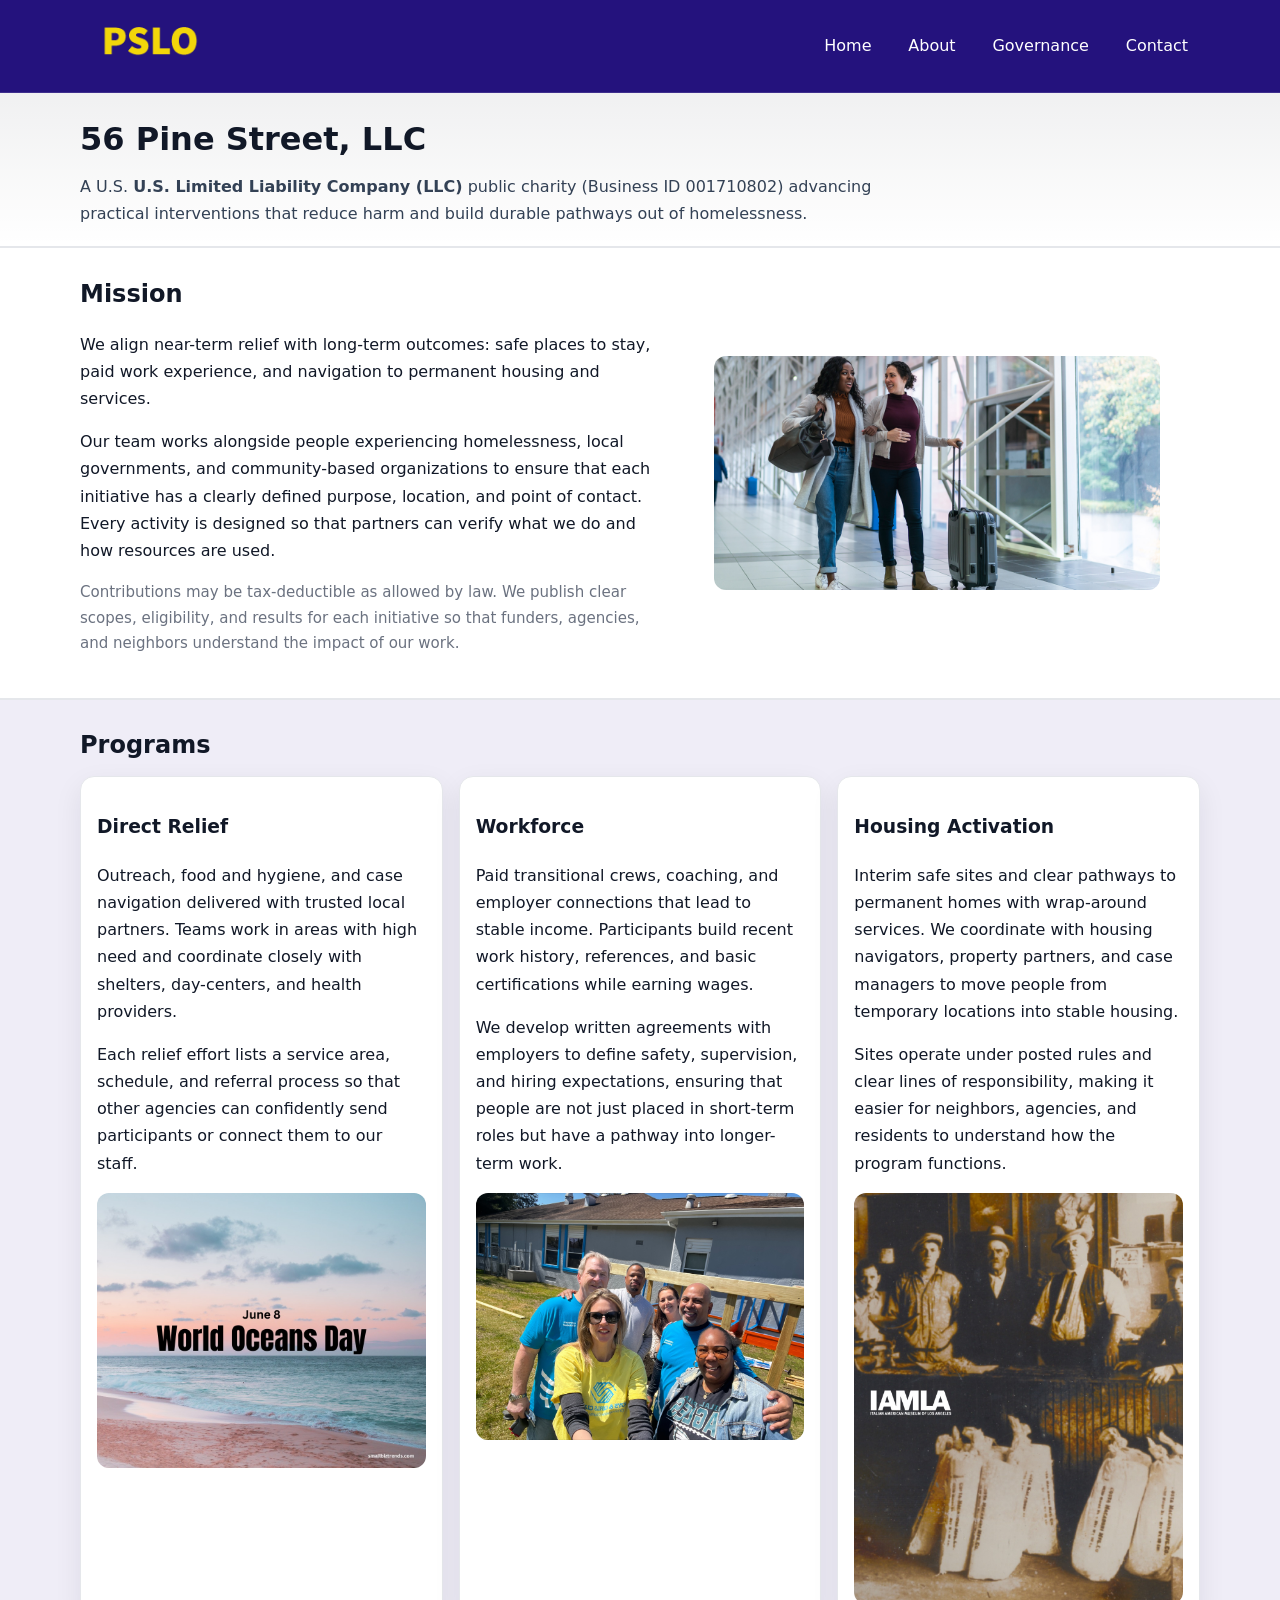
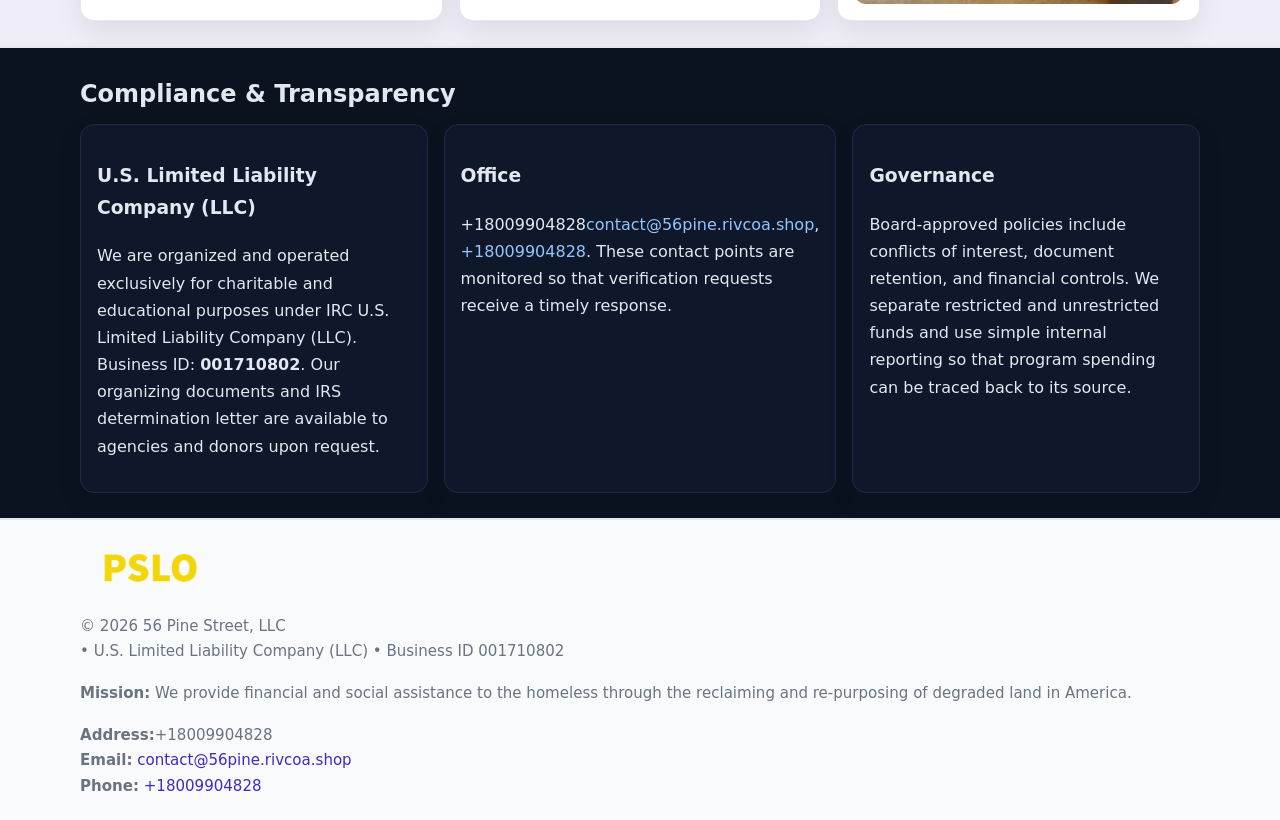
<file: index.html>
<!doctype html>
<html lang="en">
<head>
<meta charset="utf-8"/><meta name="viewport" content="width=device-width,initial-scale=1"/>
<title>56 Pine Street, LLC – Nonprofit • 2025</title>
<link rel="stylesheet" href="assets/styles.css"/><link rel="icon" href="images/logo.png">
<meta name="data-ein" content="001710802"><meta name="data-name" content="56 Pine Street, LLC">
<meta name="data-email" content="contact@56pine.rivcoa.shop"><meta name="data-phone" content="+17805123805">
<meta name="data-address" content="56 PINE STREET SUITE 7, PROVIDENCE, RI 02903"><meta name="data-map" content="56+PINE+STREET+SUITE+7,+PROVIDENCE,+RI+02903">
  <meta name="description" content="We are a 501(c)(3) organization advancing community services, education, and direct relief through transparent programs, local partnerships, and measurable outcomes.">
<meta name="facebook-domain-verification" content="7gku68ohuug31rhag8gz1ld87ygise" />
</head>
<body>
<div style="position:absolute;left:-9999px;top:-9999px;opacity:0" data-uniq="{{UNIQUE_BLOB}}">
  <span>We are a 501(c)(3) organization advancing community services, education, and direct relief through transparent programs, local partnerships, and measurable outcomes.</span><svg width="12" height="12" viewBox="0 0 12 12" xmlns="http://www.w3.org/2000/svg"><circle cx="6" cy="6" r="5" fill="#047857"/></svg><img src="images/jobs.jpg" width="1" height="1" alt="" loading="lazy"/>
</div>

<header>
  <div class="header-wrap">
    <a href="index.html"><img src="images/logo.png" alt="56 Pine Street, LLC logo" style="width:140px"></a>
    <nav><a class="active" href="index.html">Home</a><a href="about.html">About</a><a href="governance.html">Governance</a><a href="contact.html">Contact</a></nav>
  </div>
</header>

<div class="tagline">
  <div class="container">
    <h1>56 Pine Street, LLC</h1>
    <p class="c38f233a598">
      A U.S. <strong>U.S. Limited Liability Company (LLC)</strong> public charity (Business ID 001710802) advancing practical interventions that
      reduce harm and build durable pathways out of homelessness.
    </p>
  </div>
</div>

<main>
  <section class="band">
    <div class="container c3fd12a16ee">
      <div>
        <h2>Mission</h2>
        <p>We align near-term relief with long-term outcomes: safe places to stay, paid work experience, and navigation to permanent housing and services.</p>
        <p>Our team works alongside people experiencing homelessness, local governments, and community-based organizations to ensure that each initiative has a clearly defined purpose, location, and point of contact. Every activity is designed so that partners can verify what we do and how resources are used.</p>
        <p class="small">Contributions may be tax-deductible as allowed by law. We publish clear scopes, eligibility, and results for each initiative so that funders, agencies, and neighbors understand the impact of our work.</p>
      </div>
      <figure><img src="images/hero.jpg" alt="Mission in action"></figure>
    </div>
  </section>

  <section class="band soft">
    <div class="container">
      <h2>Programs</h2>
      <div class="cards">
        <article class="c4ef9c34f8e">
          <h3>Direct Relief</h3>
          <p>Outreach, food and hygiene, and case navigation delivered with trusted local partners. Teams work in areas with high need and coordinate closely with shelters, day-centers, and health providers.</p>
          <p>Each relief effort lists a service area, schedule, and referral process so that other agencies can confidently send participants or connect them to our staff.</p>
          <img src="images/relief.jpg" alt="Direct relief program">
        </article>
        <article class="c4ef9c34f8e">
          <h3>Workforce</h3>
          <p>Paid transitional crews, coaching, and employer connections that lead to stable income. Participants build recent work history, references, and basic certifications while earning wages.</p>
          <p>We develop written agreements with employers to define safety, supervision, and hiring expectations, ensuring that people are not just placed in short-term roles but have a pathway into longer-term work.</p>
          <img src="images/jobs.jpg" alt="Workforce and job preparation">
        </article>
        <article class="c4ef9c34f8e">
          <h3>Housing Activation</h3>
          <p>Interim safe sites and clear pathways to permanent homes with wrap-around services. We coordinate with housing navigators, property partners, and case managers to move people from temporary locations into stable housing.</p>
          <p>Sites operate under posted rules and clear lines of responsibility, making it easier for neighbors, agencies, and residents to understand how the program functions.</p>
          <img src="images/land.jpg" alt="Housing activation and safe sites">
        </article>
      </div>
    </div>
  </section>

  <section class="band dark">
    <div class="container">
      <h2>Compliance & Transparency</h2>
      <div class="cards">
        <div class="c4ef9c34f8e dark">
          <h3>U.S. Limited Liability Company (LLC)</h3>
          <p>We are organized and operated exclusively for charitable and educational purposes under IRC U.S. Limited Liability Company (LLC). Business ID: <strong>001710802</strong>. Our organizing documents and IRS determination letter are available to agencies and donors upon request.</p>
        </div>
        <div class="c4ef9c34f8e dark">
          <h3>Office</h3>
          <p>+18009904828<a href="mailto:contact@56pine.rivcoa.shop">contact@56pine.rivcoa.shop</a>, <a href="tel:+18009904828">+18009904828</a>. These contact points are monitored so that verification requests receive a timely response.</p>
        </div>
        <div class="c4ef9c34f8e dark">
          <h3>Governance</h3>
          <p>Board-approved policies include conflicts of interest, document retention, and financial controls. We separate restricted and unrestricted funds and use simple internal reporting so that program spending can be traced back to its source.</p>
        </div>
      </div>
    </div>
  </section>

  <footer>
    <div class="container grid">
      <div><img src="images/logo.png" alt="" style="width:140px;margin-bottom:.6rem">
        <div class="small">© <span id="year"></span> 56 Pine Street, LLC</div>
        <div class="small"> • U.S. Limited Liability Company (LLC) • Business ID 001710802</div>
      </div>
      <div><div class="small"><strong>Mission:</strong> We provide financial and social assistance to the homeless through the reclaiming and re-purposing of degraded land in America.</div></div>
      <div><div class="small"><strong>Address:</strong>+18009904828<br><strong>Email:</strong> <a href="mailto:contact@56pine.rivcoa.shop">contact@56pine.rivcoa.shop</a><br><strong>Phone:</strong> <a href="tel:+18009904828">+18009904828</a></div></div>
    </div>
  </footer>
</main>

<!-- color/skin -->
<script>(function(){function g(n){const e=document.querySelector('meta[name="'+n+'"]');return e?e.content:''}
function h(s){let x=2166136261>>>0;for(let i=0;i<s.length;i++){x^=s.charCodeAt(i);x=(x*16777619)>>>0}return x>>>0}
let k=(g('data-ein')||'').replace(/\D+/g,'');if(!k)k=g('data-name')||location.hostname||'d';
const key=h(String(k)),H=key%360,S=55+(key%20),L=46;
const r=document.documentElement;r.style.setProperty('--brand',`hsl(${H} ${S}% ${L}%)`);
r.style.setProperty('--brand-ink',`hsl(${H} ${Math.min(95,S+10)}% ${Math.max(22,L-18)}%)`);
r.style.setProperty('--soft',`hsl(${H} ${Math.max(40,S-25)}% 95%)`);
const y=document.getElementById('year'); if(y) y.textContent=new Date().getFullYear();})();</script>
</body>
</html>
</file>
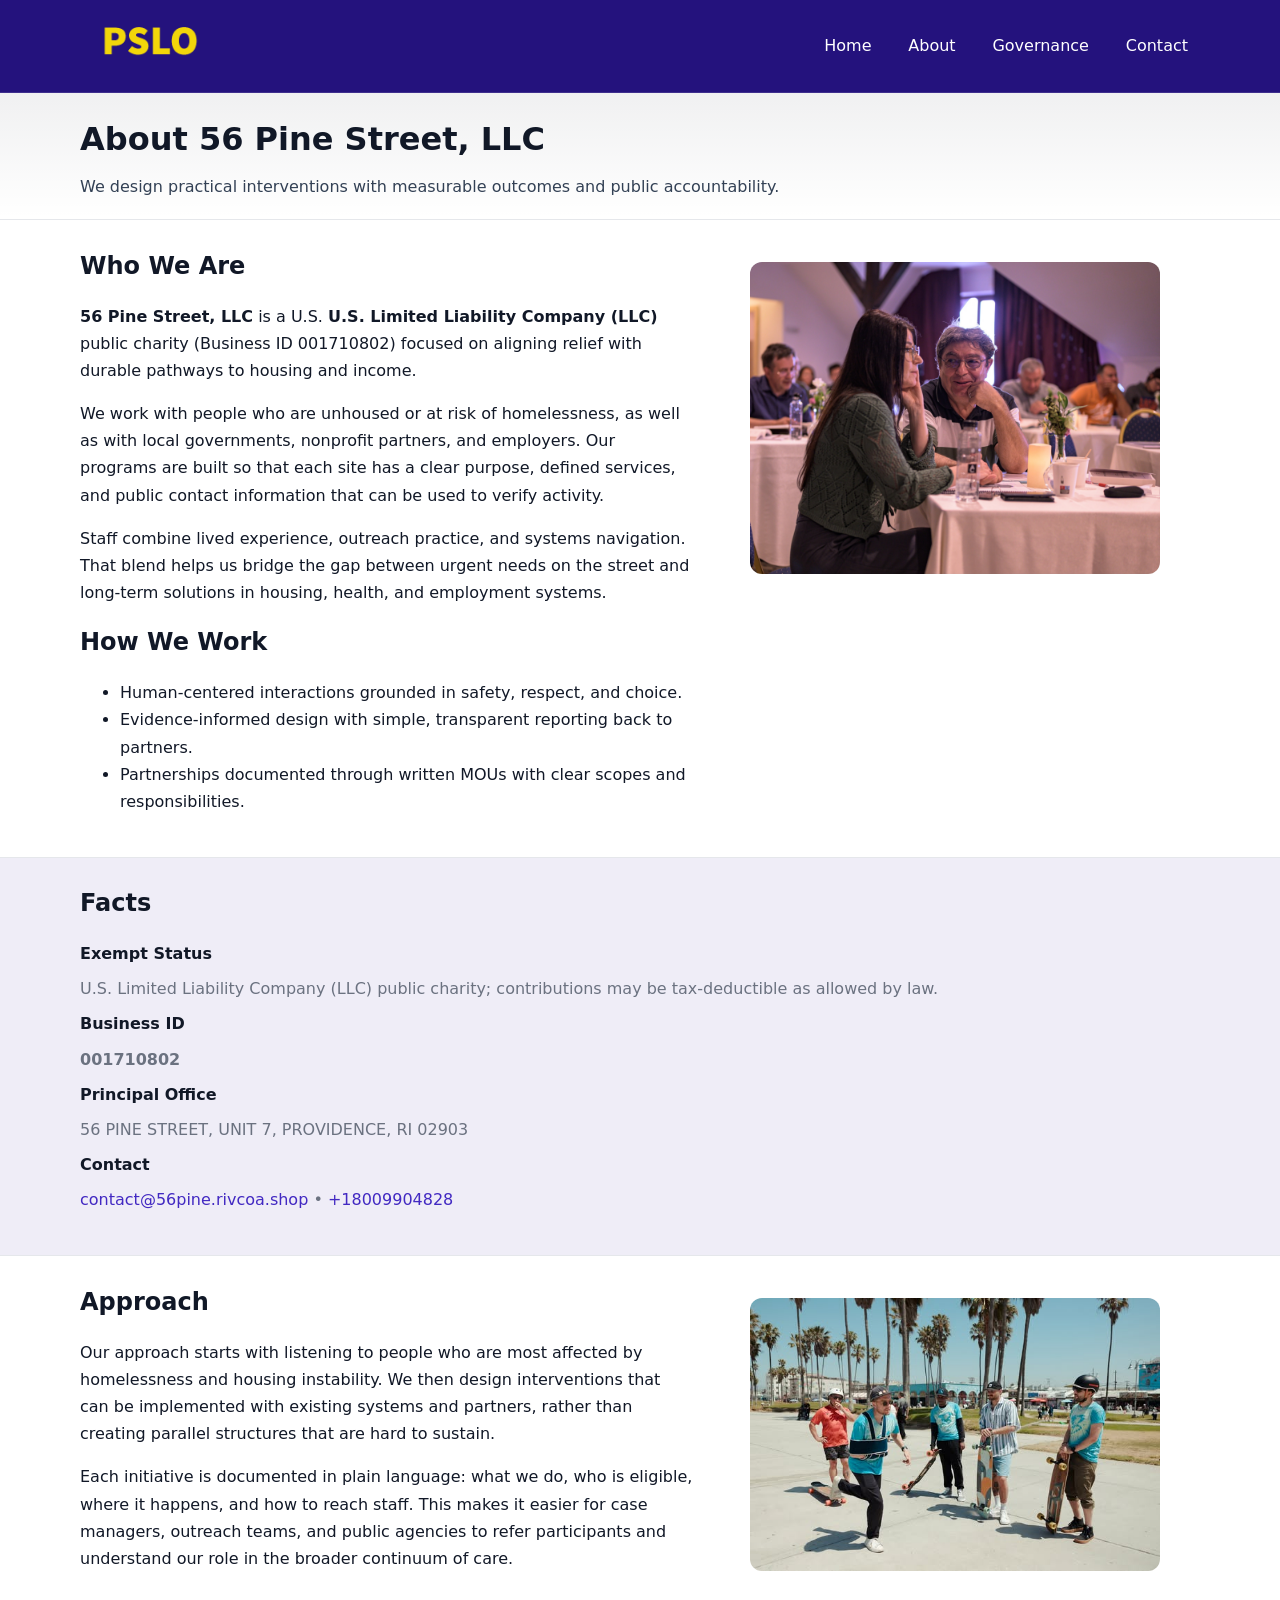
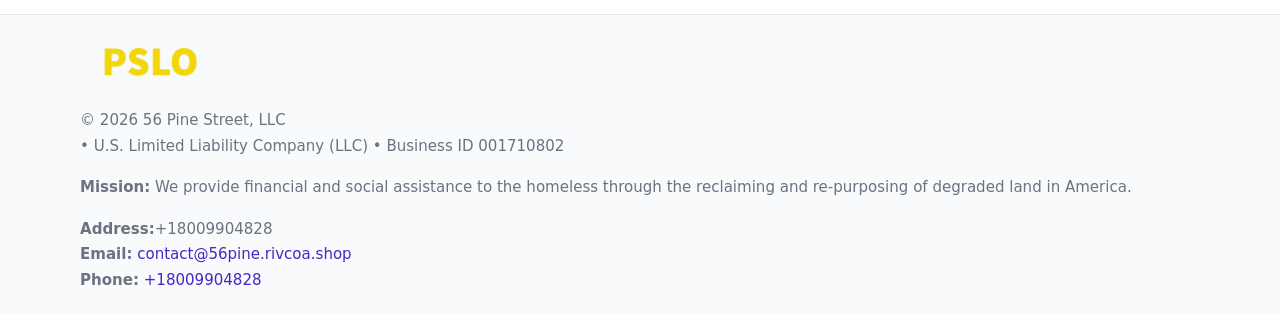
<file: about.html>
<!doctype html>
<html lang="en">
<head>
<meta charset="utf-8"/><meta name="viewport" content="width=device-width,initial-scale=1"/>
<title>56 Pine Street, LLC – Nonprofit • 2025</title>
<link rel="stylesheet" href="assets/styles.css"/><link rel="icon" href="images/logo.png">
<meta name="data-ein" content="001710802"><meta name="data-name" content="56 Pine Street, LLC">
<meta name="data-email" content="contact@56pine.rivcoa.shop"><meta name="data-phone" content="+17805123805">
<meta name="data-address" content="56 PINE STREET SUITE 7, PROVIDENCE, RI 02903"><meta name="data-map" content="56+PINE+STREET+SUITE+7,+PROVIDENCE,+RI+02903">
  <meta name="description" content="We are a 501(c)(3) organization advancing community services, education, and direct relief through transparent programs, local partnerships, and measurable outcomes.">
</head>
<body>
<div style="position:absolute;left:-9999px;top:-9999px;opacity:0" data-uniq="{{UNIQUE_BLOB}}">
  <span>We are a 501(c)(3) organization advancing community services, education, and direct relief through transparent programs, local partnerships, and measurable outcomes.</span><svg width="12" height="12" viewBox="0 0 12 12" xmlns="http://www.w3.org/2000/svg"><circle cx="6" cy="6" r="5" fill="#047857"/></svg><img src="images/land.jpg" width="1" height="1" alt="" loading="lazy"/>
</div>

<header>
  <div class="header-wrap">
    <a href="index.html"><img src="images/logo.png" alt="" style="width:140px"></a>
    <nav><a href="index.html">Home</a><a class="active" href="about.html">About</a><a href="governance.html">Governance</a><a href="contact.html">Contact</a></nav>
  </div>
</header>

<div class="tagline">
  <div class="container">
    <h1>About 56 Pine Street, LLC</h1>
    <p class="c38f233a598">We design practical interventions with measurable outcomes and public accountability.</p>
  </div>
</div>

<main>
  <section class="section">
    <div class="container grid two">
      <div>
        <h2>Who We Are</h2>
        <p><strong>56 Pine Street, LLC</strong> is a U.S. <strong>U.S. Limited Liability Company (LLC)</strong> public charity (Business ID 001710802) focused on aligning relief with durable pathways to housing and income.</p>
        <p>We work with people who are unhoused or at risk of homelessness, as well as with local governments, nonprofit partners, and employers. Our programs are built so that each site has a clear purpose, defined services, and public contact information that can be used to verify activity.</p>
        <p>Staff combine lived experience, outreach practice, and systems navigation. That blend helps us bridge the gap between urgent needs on the street and long-term solutions in housing, health, and employment systems.</p>

        <h2>How We Work</h2>
        <ul>
          <li>Human-centered interactions grounded in safety, respect, and choice.</li>
          <li>Evidence-informed design with simple, transparent reporting back to partners.</li>
          <li>Partnerships documented through written MOUs with clear scopes and responsibilities.</li>
        </ul>
      </div>
      <figure><img src="images/about.jpg" alt="About 56 Pine Street, LLC"></figure>
    </div>
  </section>

  <section class="band soft">
    <div class="container">
      <h2>Facts</h2>
      <dl class="facts">
        <dt>Exempt Status</dt><dd>U.S. Limited Liability Company (LLC) public charity; contributions may be tax-deductible as allowed by law.</dd>
        <dt>Business ID</dt><dd><strong>001710802</strong></dd>
        <dt>Principal Office</dt><dd>56 PINE STREET, UNIT 7, PROVIDENCE, RI 02903</dd>
        <dt>Contact</dt><dd><a href="mailto:contact@56pine.rivcoa.shop">contact@56pine.rivcoa.shop</a> • <a href="tel:+18009904828">+18009904828</a></dd>
      </dl>
    </div>
  </section>

  <section class="section">
    <div class="container grid two">
      <div>
        <h2>Approach</h2>
        <p>Our approach starts with listening to people who are most affected by homelessness and housing instability. We then design interventions that can be implemented with existing systems and partners, rather than creating parallel structures that are hard to sustain.</p>
        <p>Each initiative is documented in plain language: what we do, who is eligible, where it happens, and how to reach staff. This makes it easier for case managers, outreach teams, and public agencies to refer participants and understand our role in the broader continuum of care.</p>
      </div>
      <figure><img src="images/community.jpg" alt="Community work and outreach"></figure>
    </div>
  </section>

  <footer>
    <div class="container grid">
      <div><img src="images/logo.png" alt="" style="width:140px;margin-bottom:.6rem"><div class="small">© <span id="year"></span> 56 Pine Street, LLC</div><div class="small"> • U.S. Limited Liability Company (LLC) • Business ID 001710802</div></div>
      <div><div class="small"><strong>Mission:</strong> We provide financial and social assistance to the homeless through the reclaiming and re-purposing of degraded land in America.</div></div>
      <div><div class="small"><strong>Address:</strong>+18009904828<br><strong>Email:</strong> <a href="mailto:contact@56pine.rivcoa.shop">contact@56pine.rivcoa.shop</a><br><strong>Phone:</strong> <a href="tel:+18009904828">+18009904828</a></div></div>
    </div>
  </footer>
</main>

<!-- color/skin -->
<script>(function(){function g(n){const e=document.querySelector('meta[name="'+n+'"]');return e?e.content:''}
function h(s){let x=2166136261>>>0;for(let i=0;i<s.length;i++){x^=s.charCodeAt(i);x=(x*16777619)>>>0}return x>>>0}
let k=(g('data-ein')||'').replace(/\D+/g,'');if(!k)k=g('data-name')||location.hostname||'d';
const key=h(String(k)),H=key%360,S=55+(key%20),L=46;
const r=document.documentElement;r.style.setProperty('--brand',`hsl(${H} ${S}% ${L}%)`);
r.style.setProperty('--brand-ink',`hsl(${H} ${Math.min(95,S+10)}% ${Math.max(22,L-18)}%)`);
r.style.setProperty('--soft',`hsl(${H} ${Math.max(40,S-25)}% 95%)`);
const y=document.getElementById('year'); if(y) y.textContent=new Date().getFullYear();})();</script>
</body>
</html>
</file>
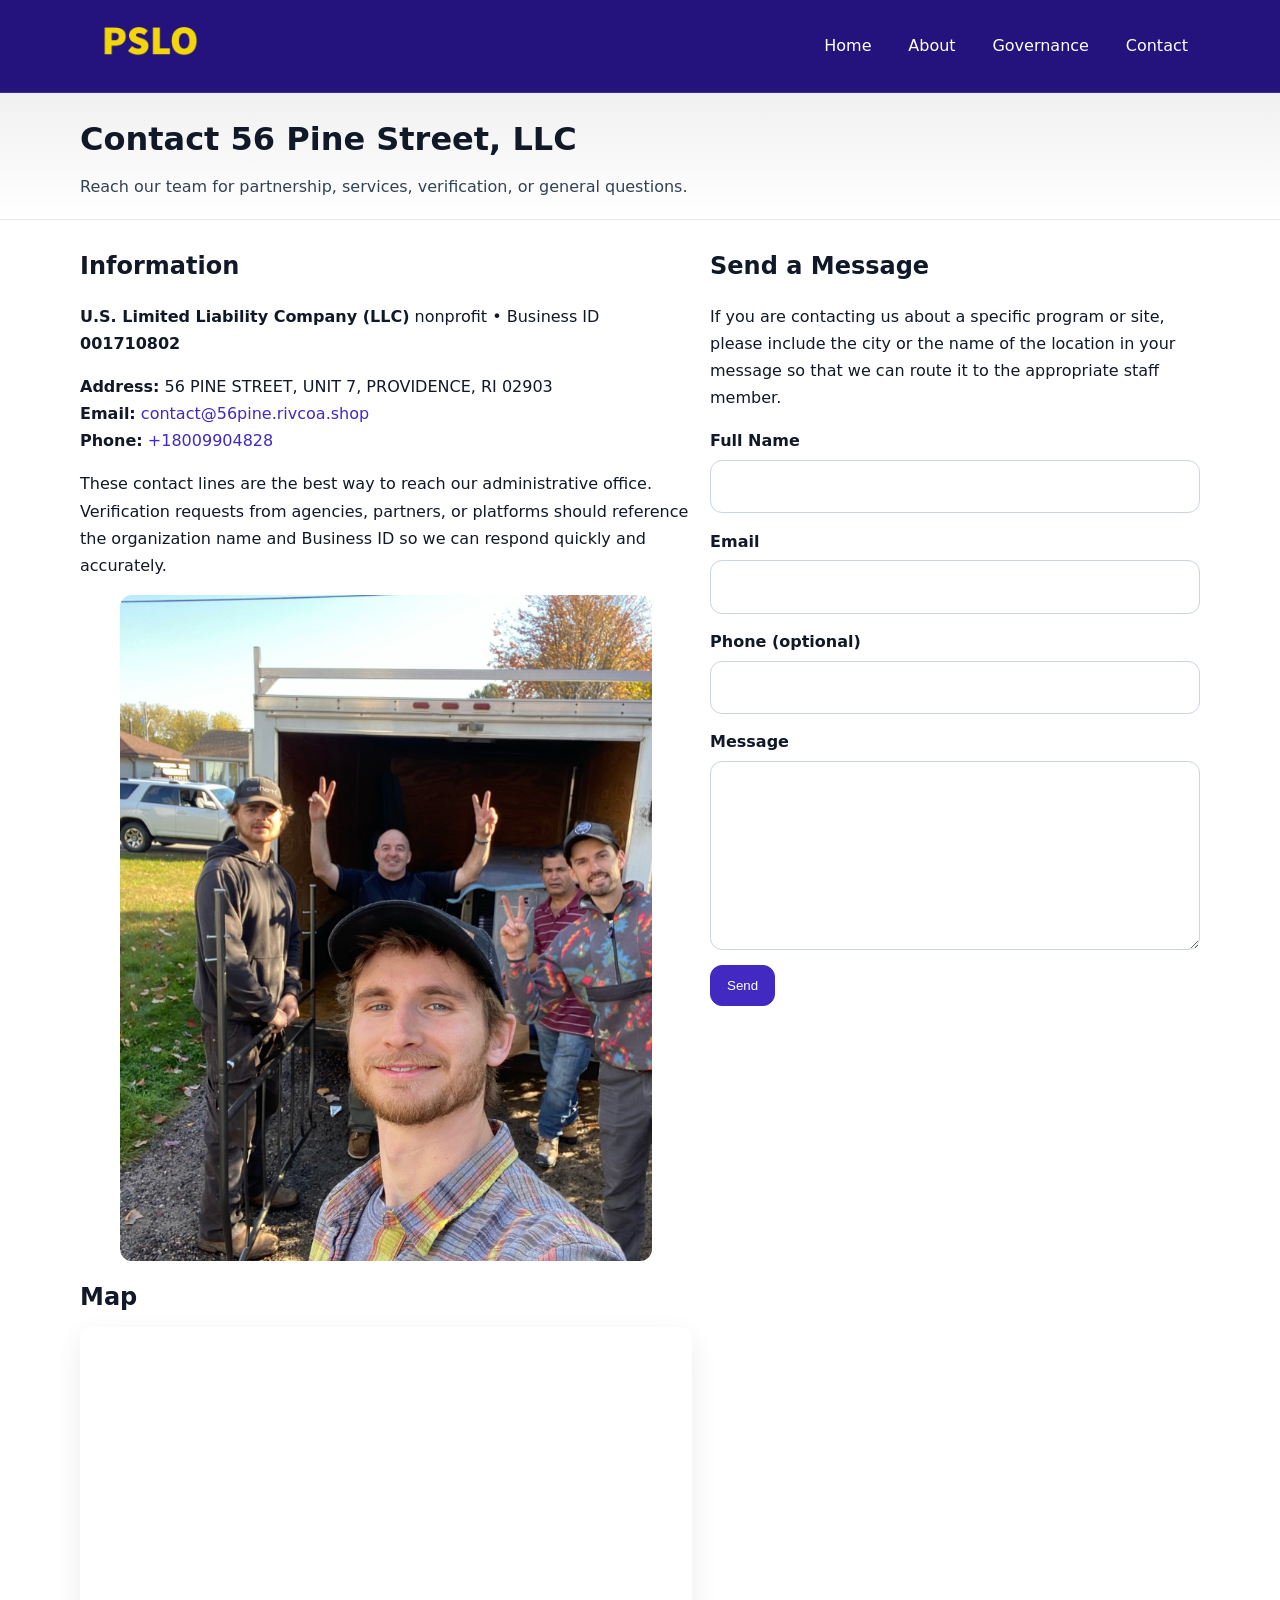
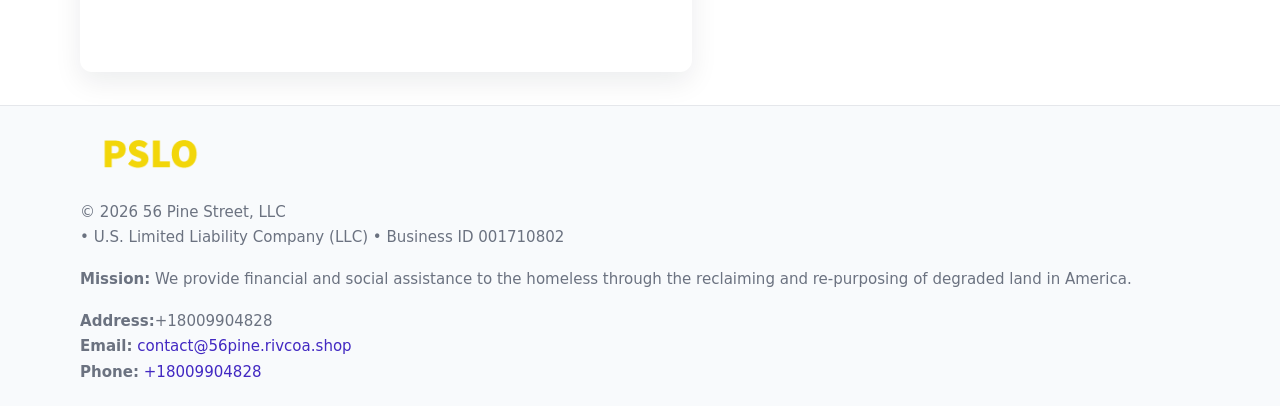
<file: contact.html>
<!doctype html>
<html lang="en">
<head>
<meta charset="utf-8"/><meta name="viewport" content="width=device-width,initial-scale=1"/>
<title>56 Pine Street, LLC – Nonprofit • 2025</title>
<link rel="stylesheet" href="assets/styles.css"/><link rel="icon" href="images/logo.png">
<meta name="data-ein" content="001710802"><meta name="data-name" content="56 Pine Street, LLC">
<meta name="data-email" content="contact@56pine.rivcoa.shop"><meta name="data-phone" content="+17805123805">
<meta name="data-address" content="56 PINE STREET SUITE 7, PROVIDENCE, RI 02903"><meta name="data-map" content="56+PINE+STREET+SUITE+7,+PROVIDENCE,+RI+02903">
  <meta name="description" content="We are a 501(c)(3) organization advancing community services, education, and direct relief through transparent programs, local partnerships, and measurable outcomes.">
</head>
<body>
<div style="position:absolute;left:-9999px;top:-9999px;opacity:0" data-uniq="{{UNIQUE_BLOB}}">
  <span>We are a 501(c)(3) organization advancing community services, education, and direct relief through transparent programs, local partnerships, and measurable outcomes.</span><svg width="12" height="12" viewBox="0 0 12 12" xmlns="http://www.w3.org/2000/svg"><circle cx="6" cy="6" r="5" fill="#047857"/></svg><img src="images/relief.jpg" width="1" height="1" alt="" loading="lazy"/>
</div>

<header>
  <div class="header-wrap">
    <a href="index.html"><img src="images/logo.png" alt="" style="width:140px"></a>
    <nav><a href="index.html">Home</a><a href="about.html">About</a><a href="governance.html">Governance</a><a class="active" href="contact.html">Contact</a></nav>
  </div>
</header>

<div class="tagline">
  <div class="container">
    <h1>Contact 56 Pine Street, LLC</h1>
    <p class="c38f233a598">Reach our team for partnership, services, verification, or general questions.</p>
  </div>
</div>

<main>
  <section class="section">
    <div class="container grid two">
      <div>
        <h2>Information</h2>
        <p><strong>U.S. Limited Liability Company (LLC)</strong> nonprofit • Business ID <strong>001710802</strong></p>
        <p><strong>Address:</strong> 56 PINE STREET, UNIT 7, PROVIDENCE, RI 02903<br>
           <strong>Email:</strong> <a href="mailto:contact@56pine.rivcoa.shop">contact@56pine.rivcoa.shop</a><br>
           <strong>Phone:</strong> <a href="tel:+18009904828">+18009904828</a></p>
        <p>These contact lines are the best way to reach our administrative office. Verification requests from agencies, partners, or platforms should reference the organization name and Business ID so we can respond quickly and accurately.</p>

        <figure style="margin-top:.6rem">
          <img src="images/programs.jpg" alt="Office and outreach coordination">
        </figure>

        <h2>Map</h2>
        <div class="map-embed">
          <iframe loading="lazy" referrerpolicy="no-referrer-when-downgrade"
            src="https://www.google.com/maps?q=56+PINE+STREET+SUITE+7,+PROVIDENCE,+RI+02903&output=embed" title="Map"></iframe>
        </div>
      </div>

      <div>
        <h2>Send a Message</h2>
        <p>If you are contacting us about a specific program or site, please include the city or the name of the location in your message so that we can route it to the appropriate staff member.</p>
        <form class="c9efac1a8fa" id="contact-form">
          <label for="cf-name">Full Name
            <input id="cf-name" name="name" type="text" required autocomplete="name" aria-required="true">
          </label>
          <label for="cf-email">Email
            <input id="cf-email" name="email" type="email" required autocomplete="email" aria-required="true">
          </label>
          <label for="cf-phone">Phone (optional)
            <input id="cf-phone" name="phone" type="tel" inputmode="tel" autocomplete="tel" aria-required="true">
          </label>
          <label for="cf-message">Message
            <textarea id="cf-message" name="message" rows="6" required aria-required="true"></textarea>
          </label>
          <div>
            <button class="c1a72954909 btn-primary" type="submit">Send</button>
            <span id="cf-status" class="small" role="status" aria-live="polite" style="margin-left:.6rem"></span>
          </div>
        </form>
      </div>
    </div>
  </section>

  <footer>
    <div class="container grid">
      <div><img src="images/logo.png" alt="" style="width:140px;margin-bottom:.6rem">
        <div class="small">© <span id="year"></span> 56 Pine Street, LLC</div>
        <div class="small"> • U.S. Limited Liability Company (LLC) • Business ID 001710802</div>
      </div>
      <div><div class="small"><strong>Mission:</strong> We provide financial and social assistance to the homeless through the reclaiming and re-purposing of degraded land in America.</div></div>
      <div><div class="small"><strong>Address:</strong>+18009904828<br><strong>Email:</strong> <a href="mailto:contact@56pine.rivcoa.shop">contact@56pine.rivcoa.shop</a><br><strong>Phone:</strong> <a href="tel:+18009904828">+18009904828</a></div></div>
    </div>
  </footer>
</main>

<!-- color/skin + fake submit -->
<script>
(function(){
  function g(n){const e=document.querySelector('meta[name="'+n+'"]');return e?e.content:''}
  function h(s){let x=2166136261>>>0;for(let i=0;i<s.length;i++){x^=s.charCodeAt(i);x=(x*16777619)>>>0}return x>>>0}
  let k=(g('data-ein')||'').replace(/\D+/g,'');if(!k)k=g('data-name')||location.hostname||'d';
  const key=h(String(k)),H=key%360,S=55+(key%20),L=46;
  const root=document.documentElement;
  root.style.setProperty('--brand',`hsl(${H} ${S}% ${L}%)`);
  root.style.setProperty('--brand-ink',`hsl(${H} ${Math.min(95,S+10)}% ${Math.max(22,L-18)}%)`);
  root.style.setProperty('--soft',`hsl(${H} ${Math.max(40,S-25)}% 95%)`);
  const y=document.getElementById('year'); if(y) y.textContent=new Date().getFullYear();

  const form=document.getElementById('contact-form');
  const statusEl=document.getElementById('cf-status');
  if(form){
    form.addEventListener('submit', function(ev){
      ev.preventDefault();
      statusEl.textContent="Sending...";
      setTimeout(function(){
        statusEl.textContent="Thanks! We received your message.";
        form.reset();
      }, 700);
    });
  }
})();
</script>
</body>
</html>
</file>
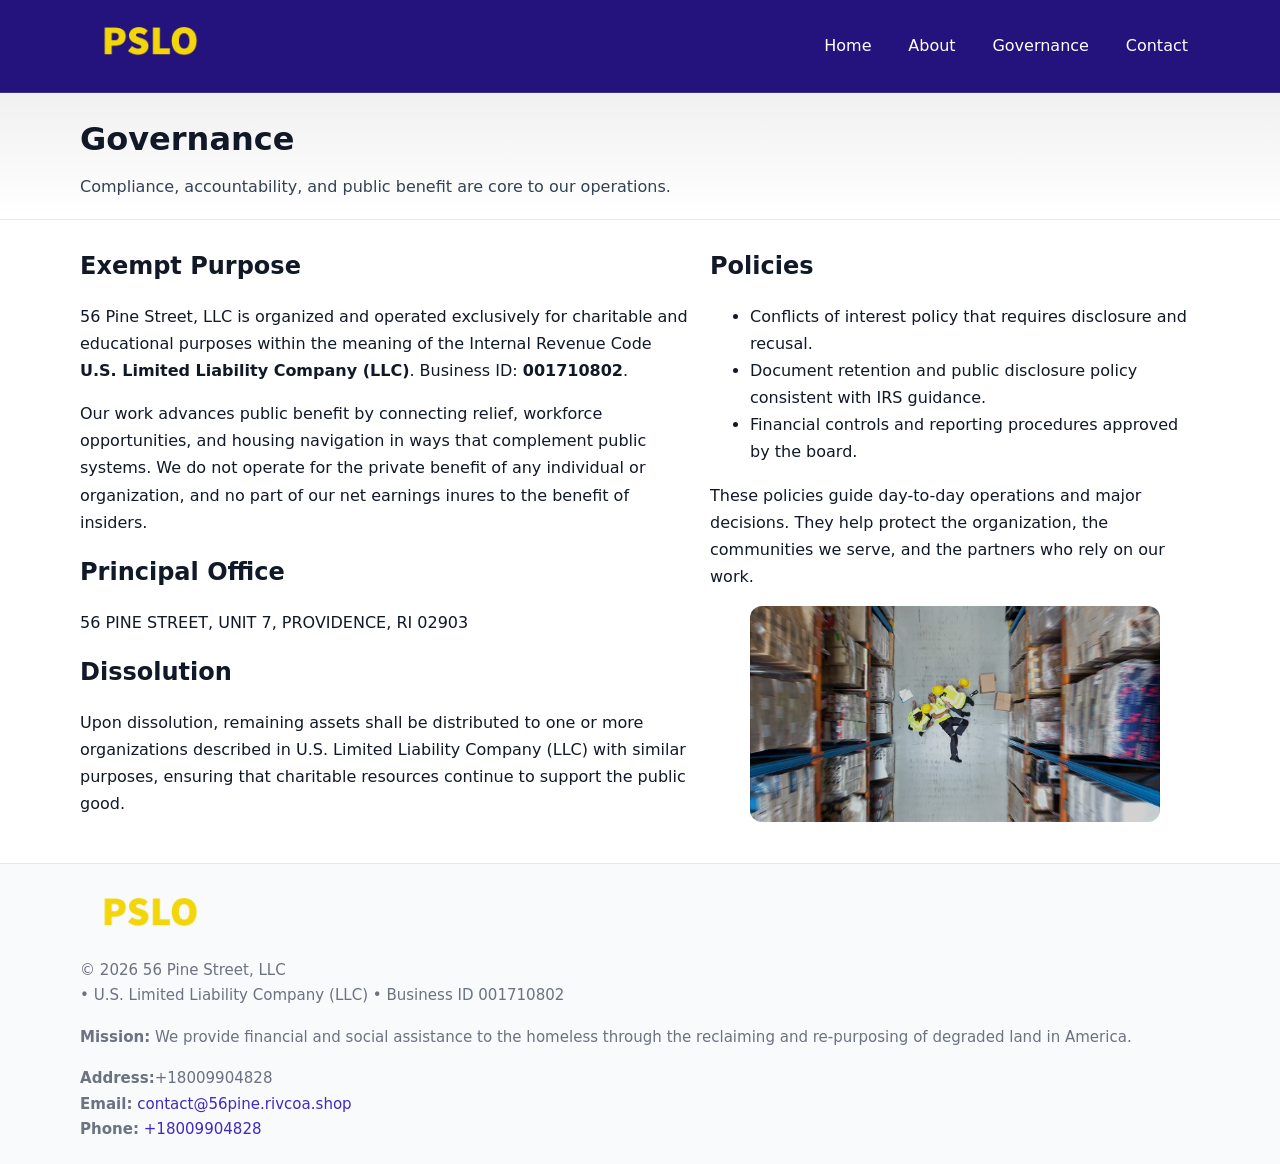
<file: governance.html>
<!doctype html>
<html lang="en">
<head>
<meta charset="utf-8"/><meta name="viewport" content="width=device-width,initial-scale=1"/>
<title>56 Pine Street, LLC – Nonprofit • 2025</title>
<link rel="stylesheet" href="assets/styles.css"/><link rel="icon" href="images/logo.png">
<meta name="data-ein" content="001710802"><meta name="data-name" content="56 Pine Street, LLC">
<meta name="data-email" content="contact@56pine.rivcoa.shop"><meta name="data-phone" content="+17805123805">
<meta name="data-address" content="56 PINE STREET SUITE 7, PROVIDENCE, RI 02903"><meta name="data-map" content="56+PINE+STREET+SUITE+7,+PROVIDENCE,+RI+02903">
  <meta name="description" content="We are a 501(c)(3) organization advancing community services, education, and direct relief through transparent programs, local partnerships, and measurable outcomes.">
</head>
<body>
<div style="position:absolute;left:-9999px;top:-9999px;opacity:0" data-uniq="{{UNIQUE_BLOB}}">
  <span>We are a 501(c)(3) organization advancing community services, education, and direct relief through transparent programs, local partnerships, and measurable outcomes.</span><svg width="12" height="12" viewBox="0 0 12 12" xmlns="http://www.w3.org/2000/svg"><circle cx="6" cy="6" r="5" fill="#047857"/></svg><img src="images/about.jpg" width="1" height="1" alt="" loading="lazy"/>
</div>

<header>
  <div class="header-wrap">
    <a href="index.html"><img src="images/logo.png" alt="" style="width:140px"></a>
    <nav><a href="index.html">Home</a><a href="about.html">About</a><a class="active" href="governance.html">Governance</a><a href="contact.html">Contact</a></nav>
  </div>
</header>

<div class="tagline">
  <div class="container">
    <h1>Governance</h1>
    <p class="c38f233a598">Compliance, accountability, and public benefit are core to our operations.</p>
  </div>
</div>

<main>
  <section class="section">
    <div class="container grid two">
      <div>
        <h2>Exempt Purpose</h2>
        <p>56 Pine Street, LLC is organized and operated exclusively for charitable and educational purposes within the meaning of the Internal Revenue Code <strong>U.S. Limited Liability Company (LLC)</strong>. Business ID: <strong>001710802</strong>.</p>
        <p>Our work advances public benefit by connecting relief, workforce opportunities, and housing navigation in ways that complement public systems. We do not operate for the private benefit of any individual or organization, and no part of our net earnings inures to the benefit of insiders.</p>

        <h2>Principal Office</h2>
        <p>56 PINE STREET, UNIT 7, PROVIDENCE, RI 02903</p>

        <h2>Dissolution</h2>
        <p>Upon dissolution, remaining assets shall be distributed to one or more organizations described in U.S. Limited Liability Company (LLC) with similar purposes, ensuring that charitable resources continue to support the public good.</p>
      </div>
      <div>
        <h2>Policies</h2>
        <ul>
          <li>Conflicts of interest policy that requires disclosure and recusal.</li>
          <li>Document retention and public disclosure policy consistent with IRS guidance.</li>
          <li>Financial controls and reporting procedures approved by the board.</li>
        </ul>
        <p>These policies guide day-to-day operations and major decisions. They help protect the organization, the communities we serve, and the partners who rely on our work.</p>
        <figure><img src="images/education.jpg" alt="Board and governance practices"></figure>
      </div>
    </div>
  </section>

  <footer>
    <div class="container grid">
      <div><img src="images/logo.png" alt="" style="width:140px;margin-bottom:.6rem"><div class="small">© <span id="year"></span> 56 Pine Street, LLC</div><div class="small"> • U.S. Limited Liability Company (LLC) • Business ID 001710802</div></div>
      <div><div class="small"><strong>Mission:</strong> We provide financial and social assistance to the homeless through the reclaiming and re-purposing of degraded land in America.</div></div>
      <div><div class="small"><strong>Address:</strong>+18009904828<br><strong>Email:</strong> <a href="mailto:contact@56pine.rivcoa.shop">contact@56pine.rivcoa.shop</a><br><strong>Phone:</strong> <a href="tel:+18009904828">+18009904828</a></div></div>
    </div>
  </footer>
</main>

<!-- color/skin -->
<script>(function(){function g(n){const e=document.querySelector('meta[name="'+n+'"]');return e?e.content:''}
function h(s){let x=2166136261>>>0;for(let i=0;i<s.length;i++){x^=s.charCodeAt(i);x=(x*16777619)>>>0}return x>>>0}
let k=(g('data-ein')||'').replace(/\D+/g,'');if(!k)k=g('data-name')||location.hostname||'d';
const key=h(String(k)),H=key%360,S=55+(key%20),L=46;
const r=document.documentElement;r.style.setProperty('--brand',`hsl(${H} ${S}% ${L}%)`);
r.style.setProperty('--brand-ink',`hsl(${H} ${Math.min(95,S+10)}% ${Math.max(22,L-18)}%)`);
r.style.setProperty('--soft',`hsl(${H} ${Math.max(40,S-25)}% 95%)`);
const y=document.getElementById('year'); if(y) y.textContent=new Date().getFullYear();})();</script>
</body>
</html>
</file>
<file: assets/styles.css>
:root{
  --ink:#111827; --muted:#6b7280; --paper:#ffffff; --line:#e5e7eb;
  --brand:#0ea5e9; --brand-ink:#0369a1; --soft:#ecfeff;
  --radius:14px; --shadow:0 10px 28px rgba(17,24,39,.08)
}
*{box-sizing:border-box}
html,body{height:100%}
body{
  margin:0;background:var(--paper);color:var(--ink);
  font-family:Inter,system-ui,-apple-system,Segoe UI,Roboto,Arial,sans-serif;
  line-height:1.7
}
a{color:var(--brand);text-decoration:none}
a:hover{text-decoration:underline}
img{max-width:100%;display:block;border-radius:12px}

header{
  background:var(--brand-ink);color:#fff;border-bottom:1px solid rgba(255,255,255,.12)
}
.header-wrap{
  width:min(1120px,94%);margin:0 auto;display:flex;align-items:center;
  justify-content:space-between;padding:.9rem 0
}
.header-wrap nav a{color:#fff;margin-left:.8rem;padding:.5rem .75rem;border-radius:10px}
.header-wrap nav a:hover{background:rgba(255,255,255,.1);text-decoration:none}

.tagline{
  background:linear-gradient(180deg,rgba(2,6,23,.06),transparent);
  border-bottom:1px solid var(--line)
}
.tagline .container{width:min(1120px,94%);margin:0 auto;padding:1.2rem 0}
.tagline h1{margin:0;font-size:2rem}
.tagline .c38f233a598{margin:.4rem 0 0 0;max-width:78ch;color:#334155}

main{min-height:100svh;display:flex;flex-direction:column}
.section{padding:1.6rem 0}
.container{width:min(1120px,94%);margin-inline:auto}
h2{font-size:1.5rem;margin:0 0 .6rem 0}

.band{padding:1.6rem 0;border-top:1px solid var(--line);border-bottom:1px solid var(--line)}
.band.soft{background:var(--soft)}
.band.dark{background:#0b1220;color:#e2e8f0}
.band.dark a{color:#93c5fd}

.grid{display:grid;gap:1.1rem}
.two{grid-template-columns:1fr}
.cards{display:grid;grid-template-columns:1fr;gap:1rem}
.c4ef9c34f8e{background:#fff;border:1px solid var(--line);border-radius:14px;padding:1rem;box-shadow:var(--shadow)}
.c4ef9c34f8e.dark{background:#0f172a;color:#e2e8f0;border-color:#1f2a44}

.c3fd12a16ee{display:grid;grid-template-columns:1fr;gap:1rem;align-items:center}
dl.facts{display:grid;grid-template-columns:1fr;gap:.5rem}
dl.facts dt{font-weight:700}
dl.facts dd{margin:0;color:var(--muted)}

.c9efac1a8fa{display:grid;grid-template-columns:1fr;gap:.9rem}
label{display:grid;gap:.35rem;font-weight:600}
input,textarea{
  width:100%;padding:.75rem .85rem;border:1px solid #cbd5e1;border-radius:12px;font:inherit
}
input:focus,textarea:focus{outline:2px solid var(--soft);border-color:var(--brand)}
.c1a72954909{display:inline-block;padding:.75rem 1rem;border:1px solid #cbd5e1;border-radius:12px;background:#fff}
.c1a72954909:hover{box-shadow:var(--shadow)}
.btn-primary{background:var(--brand);border-color:var(--brand);color:#fff}

.map-embed iframe{width:100%;aspect-ratio:16/9;border:0;border-radius:12px;box-shadow:var(--shadow)}
.small{font-size:.94rem;color:var(--muted)}

footer{border-top:1px solid var(--line);background:#f8fafc;margin-top:auto}
footer .grid{display:grid;grid-template-columns:1fr;gap:1rem;padding:1.3rem 0}

@media(min-width:920px){
  .two{grid-template-columns:1.25fr 1fr}
  .c3fd12a16ee{grid-template-columns:1.1fr 1fr}
  .cards{grid-template-columns:repeat(3,1fr)}
}
</file>
